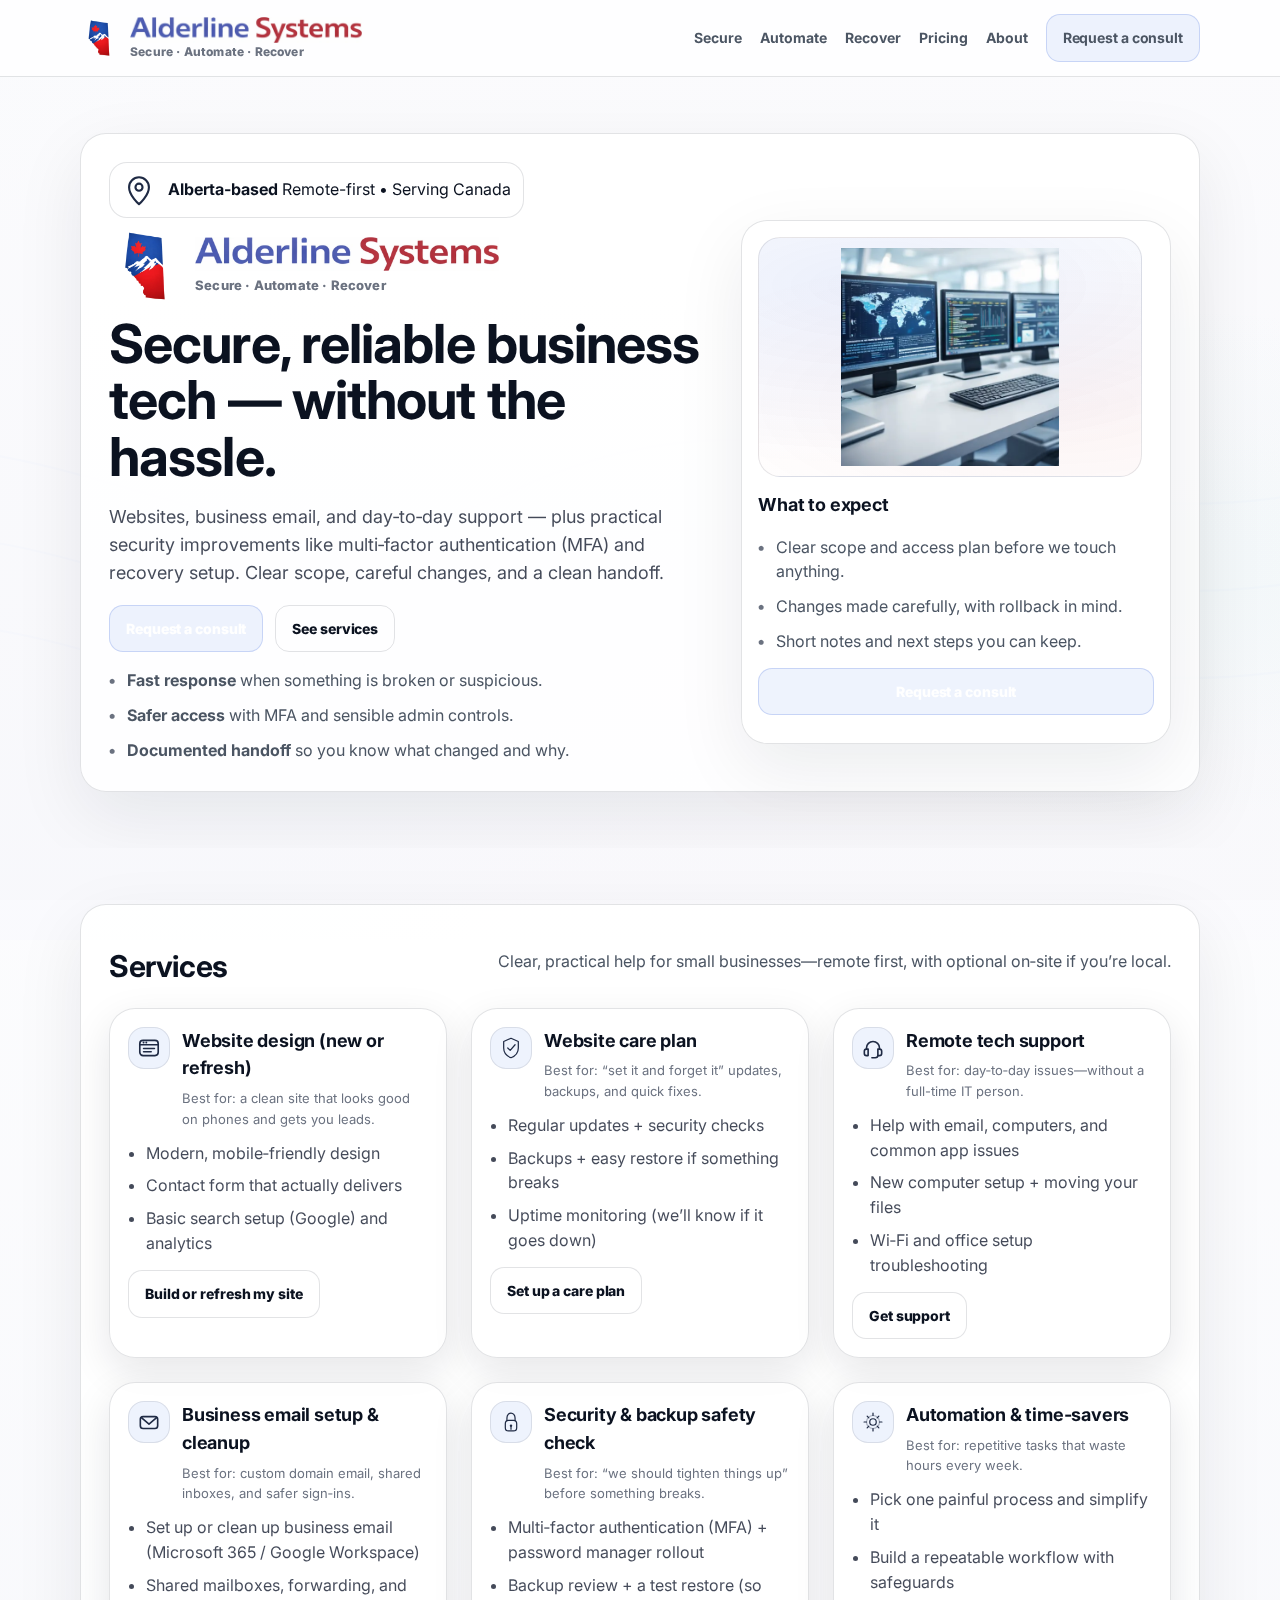
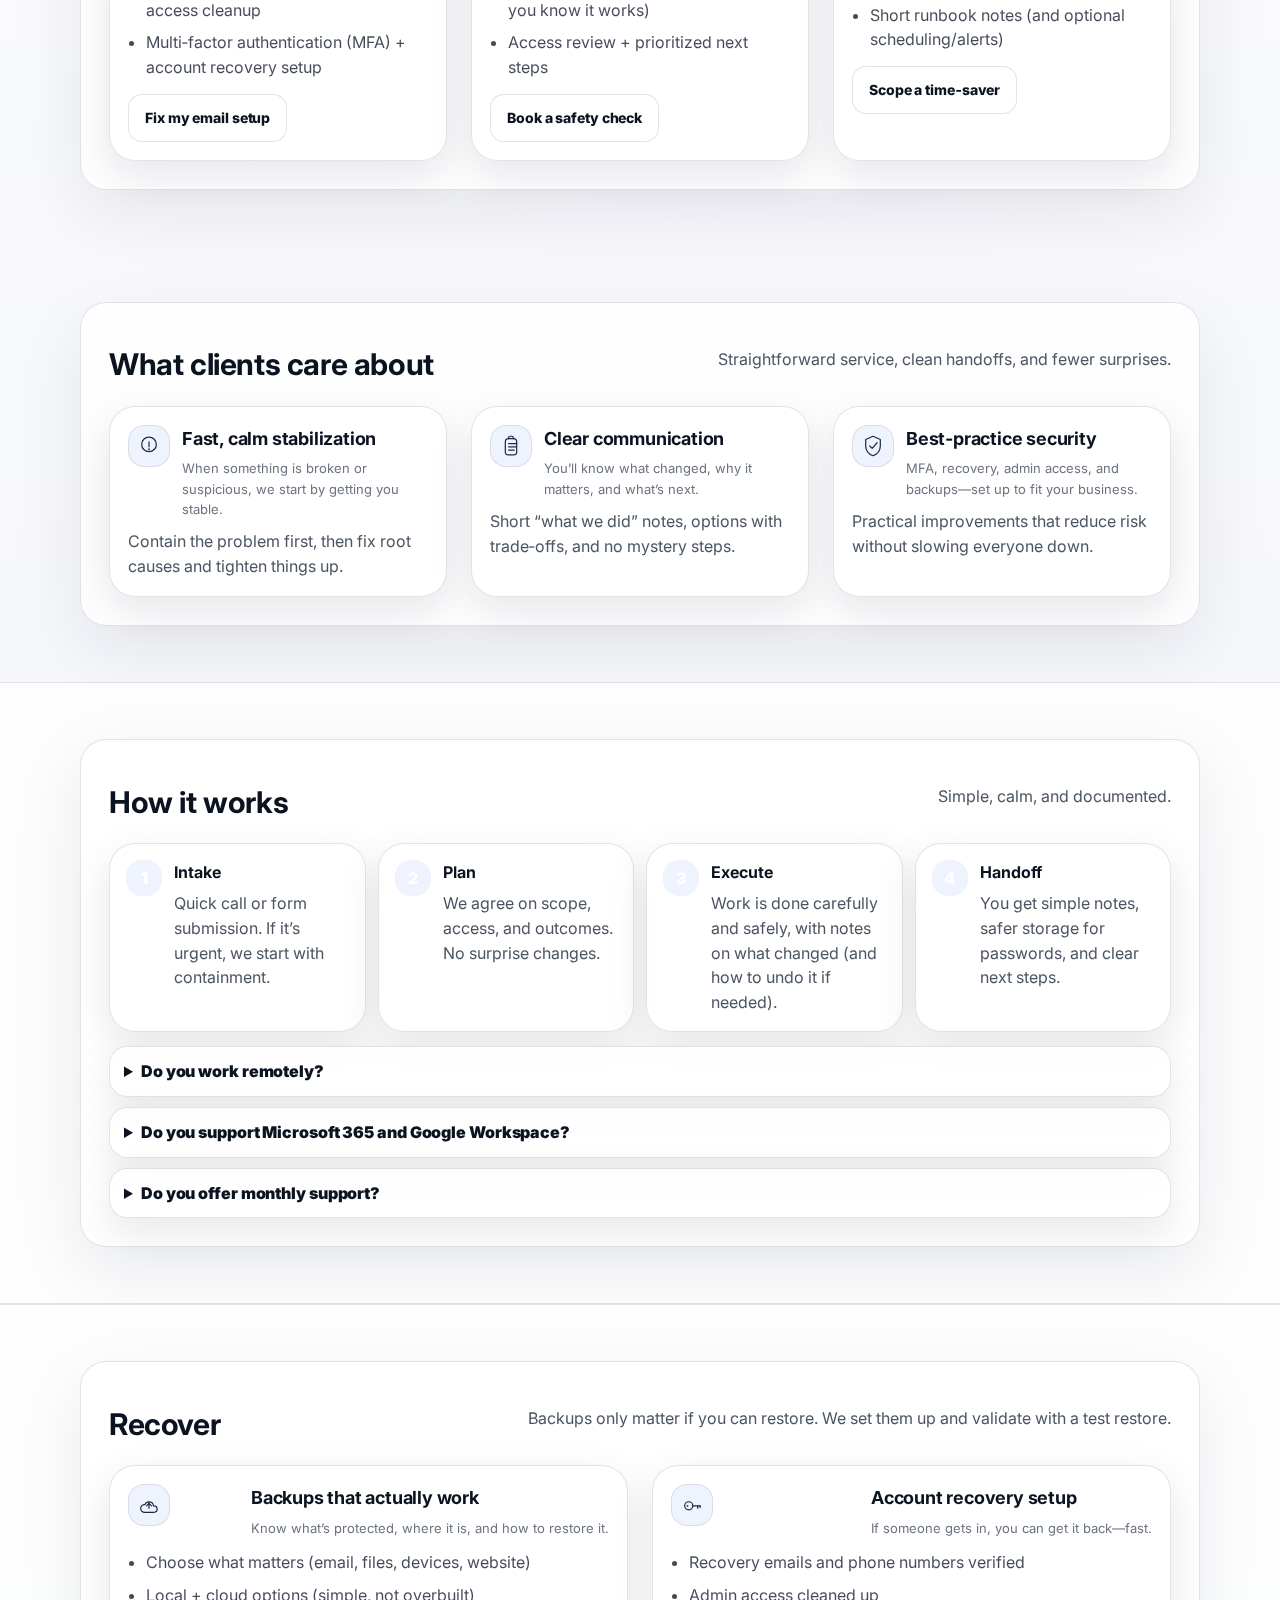
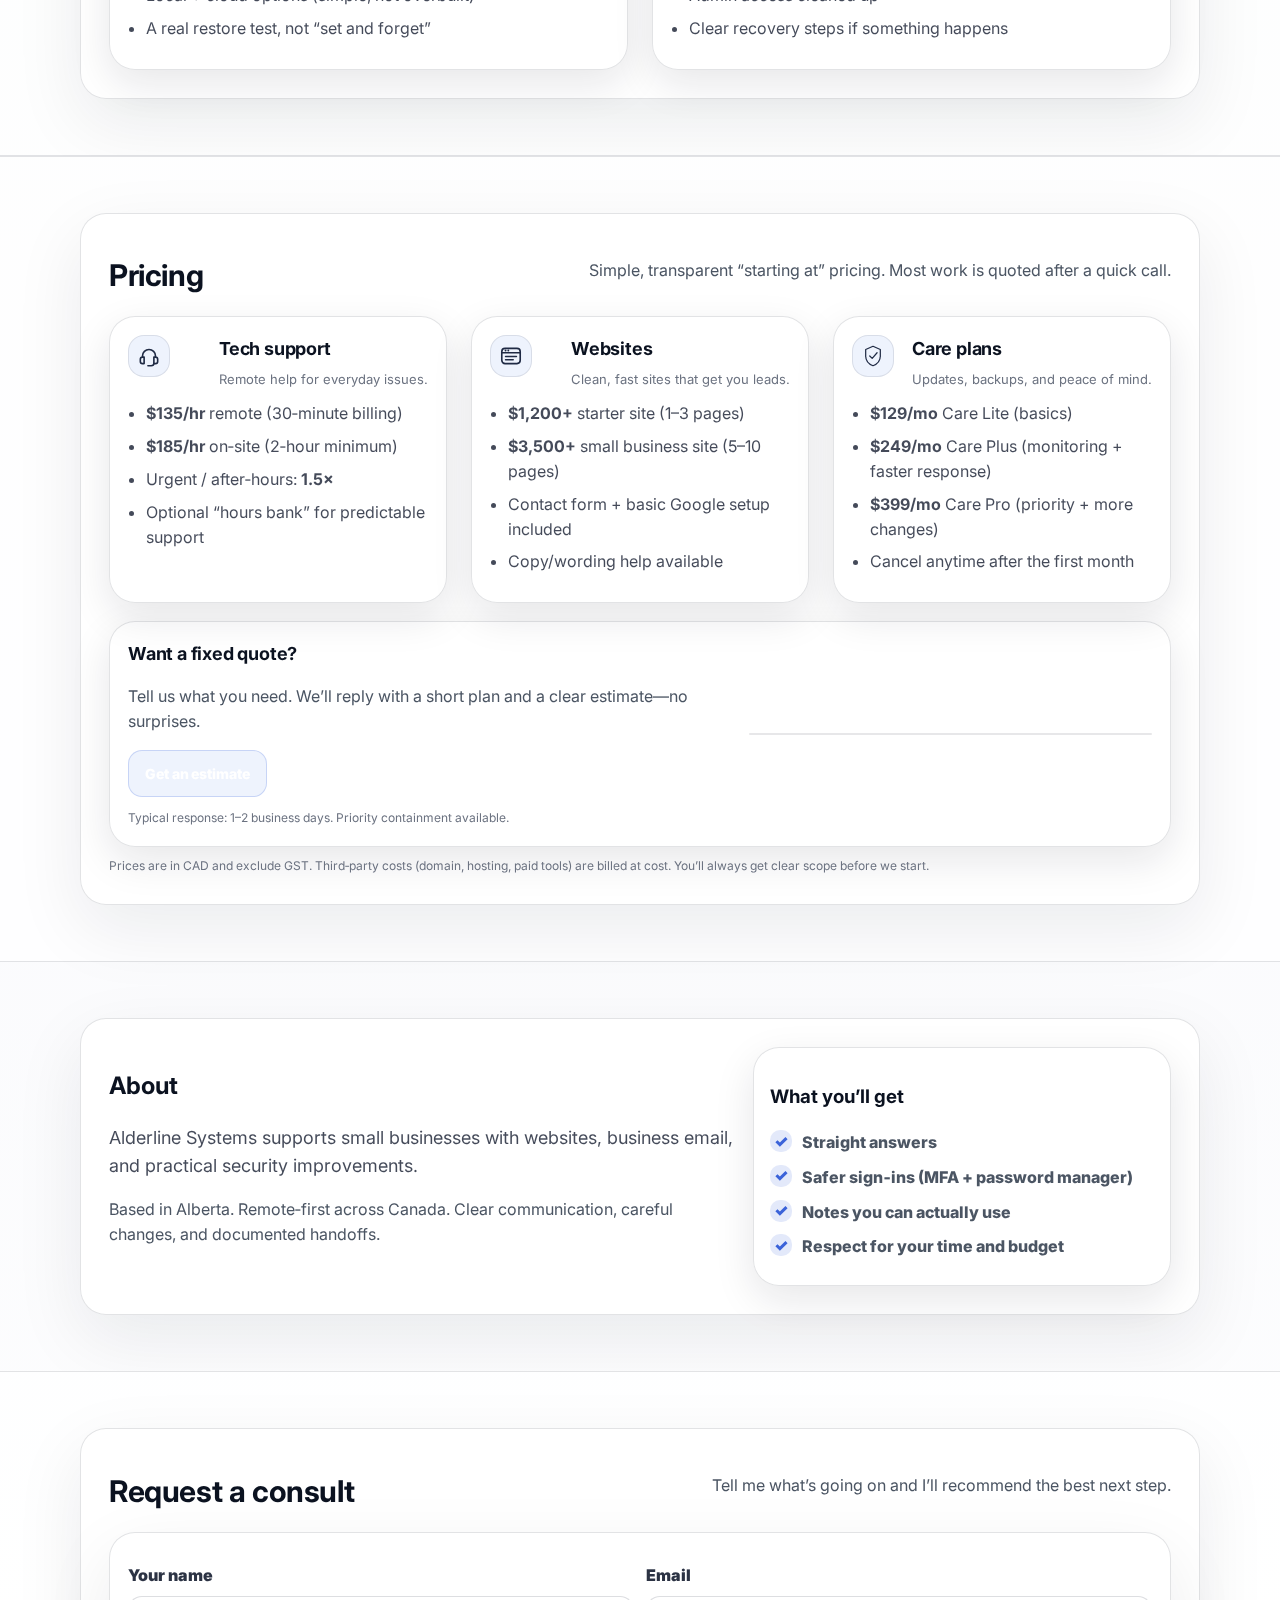
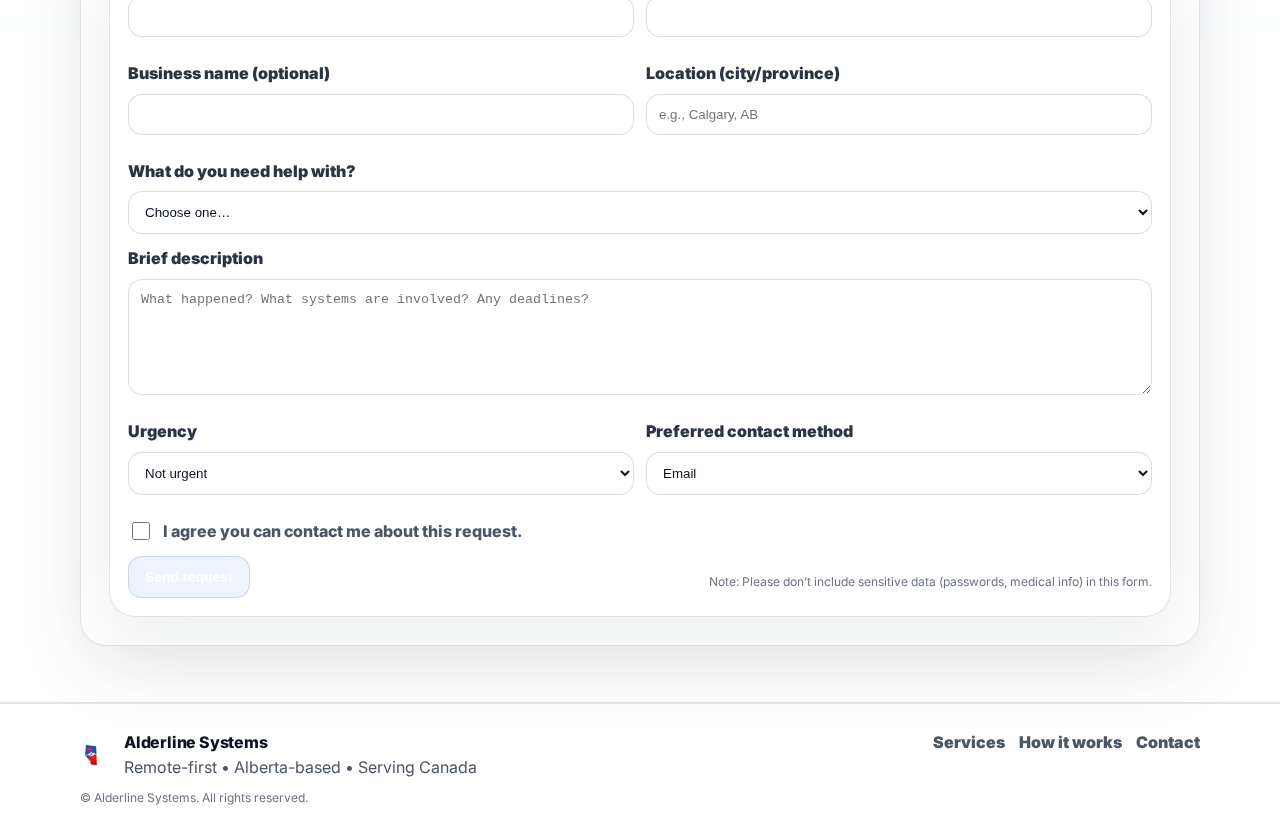
<file: index.html>
<!DOCTYPE html>

<html lang="en">
<head>
<meta charset="utf-8"/>
<meta content="width=device-width, initial-scale=1" name="viewport"/>
<title>Alderline Systems | Websites, Tech Support, Security Setup</title>
<meta content="Website design &amp; maintenance, remote tech support, and simple security setup for small businesses. Alberta-based, serving Canada." name="description"/>
<meta content="#eef2ff" name="theme-color"/>
<!-- Open Graph -->
<meta content="Alderline Systems" property="og:title"/>
<meta content="Websites, tech support, and simple security setup for small businesses." property="og:description"/>
<meta content="website" property="og:type"/>
<link href="https://fonts.googleapis.com" rel="preconnect"/>
<link crossorigin="" href="https://fonts.gstatic.com" rel="preconnect"/>
<!-- System fonts are fine; this is optional. Comment out if you want zero external calls. -->
<link href="https://fonts.googleapis.com/css2?family=Inter:wght@400;600;800&amp;display=swap" rel="stylesheet"/>
<link href="assets/css/styles.css" rel="stylesheet"/>
<link href="assets/img/favicon.svg" rel="icon" type="image/svg+xml"/>
<script type="application/ld+json">
  {
    "@context": "https://schema.org",
    "@type": "ProfessionalService",
    "name": "Alderline Systems",
    "areaServed": "Canada",
    "description": "Website design & maintenance, remote tech support, and simple security setup for small businesses.",
    "url": "/",
    "knowsAbout": ["Websites", "Website maintenance", "Tech support", "Business email", "Account security", "Backups"]
  }
  </script>
</head>
<body>
<div aria-hidden="true" class="bg">
<div class="bg-topo"></div>
<div class="bg-noise"></div>
</div>
<a class="skip" href="#main">Skip to content</a>
<header class="topbar" role="banner">
<div class="container">
<div class="nav">
<a aria-label="Alderline Systems home" class="brand" href="#top">
<img alt="" aria-hidden="true" class="brand-mark" loading="eager" src="assets/img/logo-mark.webp"/>
<div class="brand-text">
<img alt="Alderline Systems" class="brand-word" loading="eager" src="assets/img/logo-wordmark.webp"/>
<div class="brand-tag">Secure · Automate · Recover</div>
</div>
</a>
<nav aria-label="Primary" class="navlinks">
<a href="#secure">Secure</a>
<a href="#automate">Automate</a>
<a href="#recover">Recover</a>
<a href="#pricing">Pricing</a>
<a href="#about">About</a>
<a class="btn btn-primary" href="#contact">Request a consult</a>
</nav>
<button aria-controls="mobileMenu" aria-expanded="false" aria-label="Open menu" class="nav-toggle">
<span></span><span></span><span></span>
</button>
</div>
</div>
<div class="mobile-menu" hidden="" id="mobileMenu">
<div class="container">
<a href="#secure">Secure</a>
<a href="#automate">Automate</a>
<a href="#recover">Recover</a>
<a href="#pricing">Pricing</a>
<a href="#about">About</a>
<a class="btn btn-primary" href="#contact">Request a consult</a>
</div>
</div>
</header>
<main class="stage" id="main">
<!-- HERO -->
<section class="hero plane" id="top">
<div class="container">
<div class="plane-inner">
<div class="hero-grid">
<div class="hero-copy">
<div aria-label="Alberta based" class="alberta-widget" role="note">
<img alt="" aria-hidden="true" class="widget-icon" src="assets/img/icon-pin.svg"/>
<div>
<strong>Alberta-based</strong>
<span>Remote-first • Serving Canada</span>
</div>
</div>
<div aria-label="Alderline Systems" class="hero-lockup">
<img alt="" aria-hidden="true" class="hero-lockup-mark" loading="eager" src="assets/img/logo-mark.webp"/>
<div class="hero-lockup-text">
<img alt="Alderline Systems" class="hero-lockup-word" loading="eager" src="assets/img/logo-wordmark.webp"/>
<div class="hero-lockup-tag">Secure · Automate · Recover</div>
</div>
</div>
<h1>Secure, reliable business tech — without the hassle.</h1>
<p class="lead">Websites, business email, and day‑to‑day support — plus practical security improvements like multi‑factor authentication (MFA) and recovery setup. Clear scope, careful changes, and a clean handoff.</p>
<div class="cta-row">
<a class="btn btn-primary" href="#contact">Request a consult</a>
<a class="btn btn-ghost" href="#services">See services</a>
</div>
<ul aria-label="What we focus on" class="focus-list">
<li><strong>Fast response</strong> when something is broken or suspicious.</li>
<li><strong>Safer access</strong> with MFA and sensible admin controls.</li>
<li><strong>Documented handoff</strong> so you know what changed and why.</li>
</ul>
</div>
<aside aria-label="Overview" class="hero-visual">
<div aria-label="Illustration" class="art">
<img alt="Clean, modern workspace" loading="lazy" src="assets/img/hero.webp"/>
</div>
<h2>What to expect</h2>
<ul class="aside-list">
<li>Clear scope and access plan before we touch anything.</li>
<li>Changes made carefully, with rollback in mind.</li>
<li>Short notes and next steps you can keep.</li>
</ul>
<div class="cta-row" style="margin-top:14px">
<a class="btn btn-primary btn-block" href="#contact">Request a consult</a>
</div>
</aside>
</div>
</div>
</div>

</section>
<!-- SECURE / SERVICES -->
<section class="section plane" id="secure">
<div class="container">
<div class="plane-inner">
<div class="section-head">
<h2 id="services">Services</h2>
<p class="muted">Clear, practical help for small businesses—remote first, with optional on‑site if you’re local.</p>
</div>
<div class="cards">
<article class="card">
<div class="card-top">
<div aria-hidden="true" class="icon-badge"><img alt="" aria-hidden="true" loading="lazy" src="assets/img/icon-web.svg"/></div>
<div>
<h3>Website design (new or refresh)</h3>
<p class="tag">Best for: a clean site that looks good on phones and gets you leads.</p>
</div>
</div>
<ul><li>Modern, mobile‑friendly design</li><li>Contact form that actually delivers</li><li>Basic search setup (Google) and analytics</li></ul>
<div class="card-cta"><a class="btn btn-secondary" href="#contact">Build or refresh my site</a></div>
</article>
<article class="card">
<div class="card-top">
<div aria-hidden="true" class="icon-badge"><img alt="" aria-hidden="true" loading="lazy" src="assets/img/icon-secure.svg"/></div>
<div>
<h3>Website care plan</h3>
<p class="tag">Best for: “set it and forget it” updates, backups, and quick fixes.</p>
</div>
</div>
<ul><li>Regular updates + security checks</li><li>Backups + easy restore if something breaks</li><li>Uptime monitoring (we’ll know if it goes down)</li></ul>
<div class="card-cta"><a class="btn btn-secondary" href="#contact">Set up a care plan</a></div>
</article>
<article class="card">
<div class="card-top">
<div aria-hidden="true" class="icon-badge"><img alt="" aria-hidden="true" loading="lazy" src="assets/img/icon-headset.svg"/></div>
<div>
<h3>Remote tech support</h3>
<p class="tag">Best for: day‑to‑day issues—without a full-time IT person.</p>
</div>
</div>
<ul><li>Help with email, computers, and common app issues</li><li>New computer setup + moving your files</li><li>Wi‑Fi and office setup troubleshooting</li></ul>
<div class="card-cta"><a class="btn btn-secondary" href="#contact">Get support</a></div>
</article>
<article class="card">
<div class="card-top">
<div aria-hidden="true" class="icon-badge"><img alt="" aria-hidden="true" loading="lazy" src="assets/img/icon-mail.svg"/></div>
<div>
<h3>Business email setup &amp; cleanup</h3>
<p class="tag">Best for: custom domain email, shared inboxes, and safer sign‑ins.</p>
</div>
</div>
<ul><li>Set up or clean up business email (Microsoft 365 / Google Workspace)</li><li>Shared mailboxes, forwarding, and access cleanup</li><li>Multi‑factor authentication (MFA) + account recovery setup</li></ul>
<div class="card-cta"><a class="btn btn-secondary" href="#contact">Fix my email setup</a></div>
</article>
<article class="card">
<div class="card-top">
<div aria-hidden="true" class="icon-badge"><img alt="" aria-hidden="true" loading="lazy" src="assets/img/icon-lock-line.svg"/></div>
<div>
<h3>Security &amp; backup safety check</h3>
<p class="tag">Best for: “we should tighten things up” before something breaks.</p>
</div>
</div>
<ul><li>Multi‑factor authentication (MFA) + password manager rollout</li><li>Backup review + a test restore (so you know it works)</li><li>Access review + prioritized next steps</li></ul>
<div class="card-cta"><a class="btn btn-secondary" href="#contact">Book a safety check</a></div>
</article>
<article class="card">
<div class="card-top">
<div aria-hidden="true" class="icon-badge"><img alt="" aria-hidden="true" loading="lazy" src="assets/img/icon-gear-line.svg"/></div>
<div>
<h3>Automation &amp; time‑savers</h3>
<p class="tag">Best for: repetitive tasks that waste hours every week.</p>
</div>
</div>
<ul><li>Pick one painful process and simplify it</li><li>Build a repeatable workflow with safeguards</li><li>Short runbook notes (and optional scheduling/alerts)</li></ul>
<div class="card-cta"><a class="btn btn-secondary" href="#contact">Scope a time‑saver</a></div>
</article>
</div>
</div>
</div>

</section>
<!-- CLIENTS -->
<section class="section plane" id="clients">
<div class="container">
<div class="plane-inner">
<div class="section-head">
<h2>What clients care about</h2>
<p class="muted">Straightforward service, clean handoffs, and fewer surprises.</p>
</div>
<div class="cards">
<article class="card">
<div class="card-top">
<div aria-hidden="true" class="icon-badge"><img alt="" aria-hidden="true" loading="lazy" src="assets/img/icon-alert.svg"/></div>
<div>
<h3>Fast, calm stabilization</h3>
<p class="tag">When something is broken or suspicious, we start by getting you stable.</p>
</div>
</div>
<p class="muted" style="margin: 10px 0 0;">Contain the problem first, then fix root causes and tighten things up.</p>
</article>
<article class="card">
<div class="card-top">
<div aria-hidden="true" class="icon-badge"><img alt="" aria-hidden="true" loading="lazy" src="assets/img/icon-clipboard.svg"/></div>
<div>
<h3>Clear communication</h3>
<p class="tag">You’ll know what changed, why it matters, and what’s next.</p>
</div>
</div>
<p class="muted" style="margin: 10px 0 0;">Short “what we did” notes, options with trade‑offs, and no mystery steps.</p>
</article>
<article class="card">
<div class="card-top">
<div aria-hidden="true" class="icon-badge"><img alt="" aria-hidden="true" loading="lazy" src="assets/img/icon-secure.svg"/></div>
<div>
<h3>Best‑practice security</h3>
<p class="tag">MFA, recovery, admin access, and backups—set up to fit your business.</p>
</div>
</div>
<p class="muted" style="margin: 10px 0 0;">Practical improvements that reduce risk without slowing everyone down.</p>
</article>
</div>
</div>
</div>
</section>
<!-- AUTOMATE / HOW -->
<section class="section alt plane" id="automate">
<div class="container">
<div class="plane-inner">
<div class="section-head">
<h2 id="how">How it works</h2>
<p class="muted">Simple, calm, and documented.</p>
</div>
<div class="steps">
<div class="step"><div class="step-num">1</div><div><h3>Intake</h3><p>Quick call or form submission. If it’s urgent, we start with containment.</p></div></div>
<div class="step"><div class="step-num">2</div><div><h3>Plan</h3><p>We agree on scope, access, and outcomes. No surprise changes.</p></div></div>
<div class="step"><div class="step-num">3</div><div><h3>Execute</h3><p>Work is done carefully and safely, with notes on what changed (and how to undo it if needed).</p></div></div>
<div class="step"><div class="step-num">4</div><div><h3>Handoff</h3><p>You get simple notes, safer storage for passwords, and clear next steps.</p></div></div>
</div>
<div class="faq">
<details><summary>Do you work remotely?</summary><p>Yes—most work can be done remotely. On‑site is available locally in Alberta when needed.</p></details>
<details><summary>Do you support Microsoft 365 and Google Workspace?</summary><p>Yes. We can stabilize issues, clean up access, and implement best‑practice sign‑in and recovery settings.</p></details>
<details><summary>Do you offer monthly support?</summary><p>Yes. Options include a small monthly support hours bank, or a website care plan (updates, backups, monitoring).</p></details>
</div>
</div>
</div>
</section>
<!-- RECOVER -->
<section class="section alt plane" id="recover">
<div class="container">
<div class="plane-inner">
<div class="section-head">
<h2>Recover</h2>
<p class="muted">Backups only matter if you can restore. We set them up and validate with a test restore.</p>
</div>
<div class="cards">
<article class="card">
<div class="card-top">
<div aria-hidden="true" class="icon-badge"><img alt="" aria-hidden="true" loading="lazy" src="assets/img/icon-recover.svg"/></div>
<div>
<h3>Backups that actually work</h3>
<p class="tag">Know what’s protected, where it is, and how to restore it.</p>
</div>
</div>
<ul>
<li>Choose what matters (email, files, devices, website)</li>
<li>Local + cloud options (simple, not overbuilt)</li>
<li>A real restore test, not “set and forget”</li>
</ul>
</article>
<article class="card">
<div class="card-top">
<div aria-hidden="true" class="icon-badge"><img alt="" aria-hidden="true" loading="lazy" src="assets/img/icon-key.svg"/></div>
<div>
<h3>Account recovery setup</h3>
<p class="tag">If someone gets in, you can get it back—fast.</p>
</div>
</div>
<ul>
<li>Recovery emails and phone numbers verified</li>
<li>Admin access cleaned up</li>
<li>Clear recovery steps if something happens</li>
</ul>
</article>
</div>
</div>
</div>
</section>
<!-- PRICING -->
<section class="section alt plane" id="pricing">
<div class="container">
<div class="plane-inner">
<div class="section-head">
<h2>Pricing</h2>
<p class="muted">Simple, transparent “starting at” pricing. Most work is quoted after a quick call.</p>
</div>
<div class="cards">
<article class="card">
<div class="card-top">
<div aria-hidden="true" class="icon-badge"><img alt="" aria-hidden="true" loading="lazy" src="assets/img/icon-headset.svg"/></div>
<div>
<h3>Tech support</h3>
<p class="tag">Remote help for everyday issues.</p>
</div>
</div>
<ul>
<li><strong>$135/hr</strong> remote (30‑minute billing)</li>
<li><strong>$185/hr</strong> on‑site (2‑hour minimum)</li>
<li>Urgent / after‑hours: <strong>1.5×</strong></li>
<li>Optional “hours bank” for predictable support</li>
</ul>
</article>
<article class="card">
<div class="card-top">
<div aria-hidden="true" class="icon-badge"><img alt="" aria-hidden="true" loading="lazy" src="assets/img/icon-web.svg"/></div>
<div>
<h3>Websites</h3>
<p class="tag">Clean, fast sites that get you leads.</p>
</div>
</div>
<ul>
<li><strong>$1,200+</strong> starter site (1–3 pages)</li>
<li><strong>$3,500+</strong> small business site (5–10 pages)</li>
<li>Contact form + basic Google setup included</li>
<li>Copy/wording help available</li>
</ul>
</article>
<article class="card">
<div class="card-top">
<div aria-hidden="true" class="icon-badge"><img alt="" aria-hidden="true" loading="lazy" src="assets/img/icon-secure.svg"/></div>
<div>
<h3>Care plans</h3>
<p class="tag">Updates, backups, and peace of mind.</p>
</div>
</div>
<ul>
<li><strong>$129/mo</strong> Care Lite (basics)</li>
<li><strong>$249/mo</strong> Care Plus (monitoring + faster response)</li>
<li><strong>$399/mo</strong> Care Pro (priority + more changes)</li>
<li>Cancel anytime after the first month</li>
</ul>
</article>
</div>
<div class="callout card">
<div class="callout-grid">
<div>
<h3>Want a fixed quote?</h3>
<p class="muted">Tell us what you need. We’ll reply with a short plan and a clear estimate—no surprises.</p>
<div class="cta-row" style="margin-top:14px">
<a class="btn btn-primary" href="#contact">Get an estimate</a>
</div>
<p class="fineprint" style="margin-top:10px">Typical response: 1–2 business days. Priority containment available.</p>
</div>
<div aria-hidden="true" class="callout-art">
<img alt="" loading="lazy" src="assets/img/laptop.webp"/>
</div>
</div>
</div>
<p class="fineprint">Prices are in CAD and exclude GST. Third‑party costs (domain, hosting, paid tools) are billed at cost. You’ll always get clear scope before we start.</p>
</div>
</div>
</section>
<!-- ABOUT -->
<section class="section plane" id="about">
<div class="container">
<div class="plane-inner about">
<div>
<h2>About</h2>
<p class="lead">Alderline Systems supports small businesses with websites, business email, and practical security improvements.</p>
<p class="muted">Based in Alberta. Remote‑first across Canada. Clear communication, careful changes, and documented handoffs.</p>
</div>
<div class="about-card">
<h3>What you’ll get</h3>
<ul class="checklist">
<li><span aria-hidden="true" class="check">✓</span> Straight answers</li>
<li><span aria-hidden="true" class="check">✓</span> Safer sign‑ins (MFA + password manager)</li>
<li><span aria-hidden="true" class="check">✓</span> Notes you can actually use</li>
<li><span aria-hidden="true" class="check">✓</span> Respect for your time and budget</li>
</ul>
</div>
</div>
</div>
</section>
<!-- CONTACT -->
<section class="section alt plane" id="contact">
<div class="container">
<div class="plane-inner">
<div class="section-head">
<h2>Request a consult</h2>
<p class="muted">Tell me what’s going on and I’ll recommend the best next step.</p>
</div>
<form action="/thanks.html" class="form" data-netlify="true" data-netlify-honeypot="bot-field" method="POST" name="consult">
<input name="form-name" type="hidden" value="consult"/>
<p class="hidden"><label>Don’t fill this out: <input name="bot-field"/></label></p>
<div class="grid">
<label>Your name<input autocomplete="name" name="name" required=""/></label>
<label>Email<input autocomplete="email" name="email" required="" type="email"/></label>
</div>
<div class="grid">
<label>Business name (optional)<input autocomplete="organization" name="business"/></label>
<label>Location (city/province)<input name="location" placeholder="e.g., Calgary, AB"/></label>
</div>
<label>What do you need help with?
              <select name="service" required="">
<option disabled="" selected="" value="">Choose one…</option>
<option>Website design (new or refresh)</option>
<option>Website care plan (updates + backups)</option>
<option>Remote tech support</option>
<option>Business email setup &amp; cleanup</option>
<option>Security &amp; backup safety check</option>
<option>Automation &amp; time‑savers</option>
<option>Google Business Profile setup</option>
<option>Not sure yet</option>
</select>
</label>
<label>Brief description
              <textarea name="details" placeholder="What happened? What systems are involved? Any deadlines?" required="" rows="6"></textarea>
</label>
<div class="grid">
<label>Urgency
                <select name="urgency" required="">
<option>Not urgent</option>
<option>Within 1–2 weeks</option>
<option>This week</option>
<option>Today (containment)</option>
</select>
</label>
<label>Preferred contact method
                <select name="contact_method" required="">
<option>Email</option>
<option>Phone</option>
<option>Video call</option>
</select>
</label>
</div>
<label class="checkbox">
<input name="consent" required="" type="checkbox"/>
<span>I agree you can contact me about this request.</span>
</label>
<div class="form-actions">
<button class="btn btn-primary" type="submit">Send request</button>
<p class="fineprint">Note: Please don’t include sensitive data (passwords, medical info) in this form.</p>
</div>
</form>
</div>
</div>
</section>
</main>
<footer class="footer">
<div class="container footer-grid">
<div>
<div class="brand-footer">
<img alt="" aria-hidden="true" class="footer-mark" src="assets/img/logo-mark.webp"/>
<div>
<div class="brand-name">Alderline Systems</div>
<div class="muted">Remote-first • Alberta-based • Serving Canada</div>
</div>
</div>
<p class="fineprint">© <span id="year"></span> Alderline Systems. All rights reserved.</p>
</div>
<div class="footer-links">
<a href="#services">Services</a>
<a href="#how">How it works</a>
<a href="#contact">Contact</a>
</div>
</div>
</footer>
<script src="assets/js/main.js"></script>
</body>
</html>
</file>
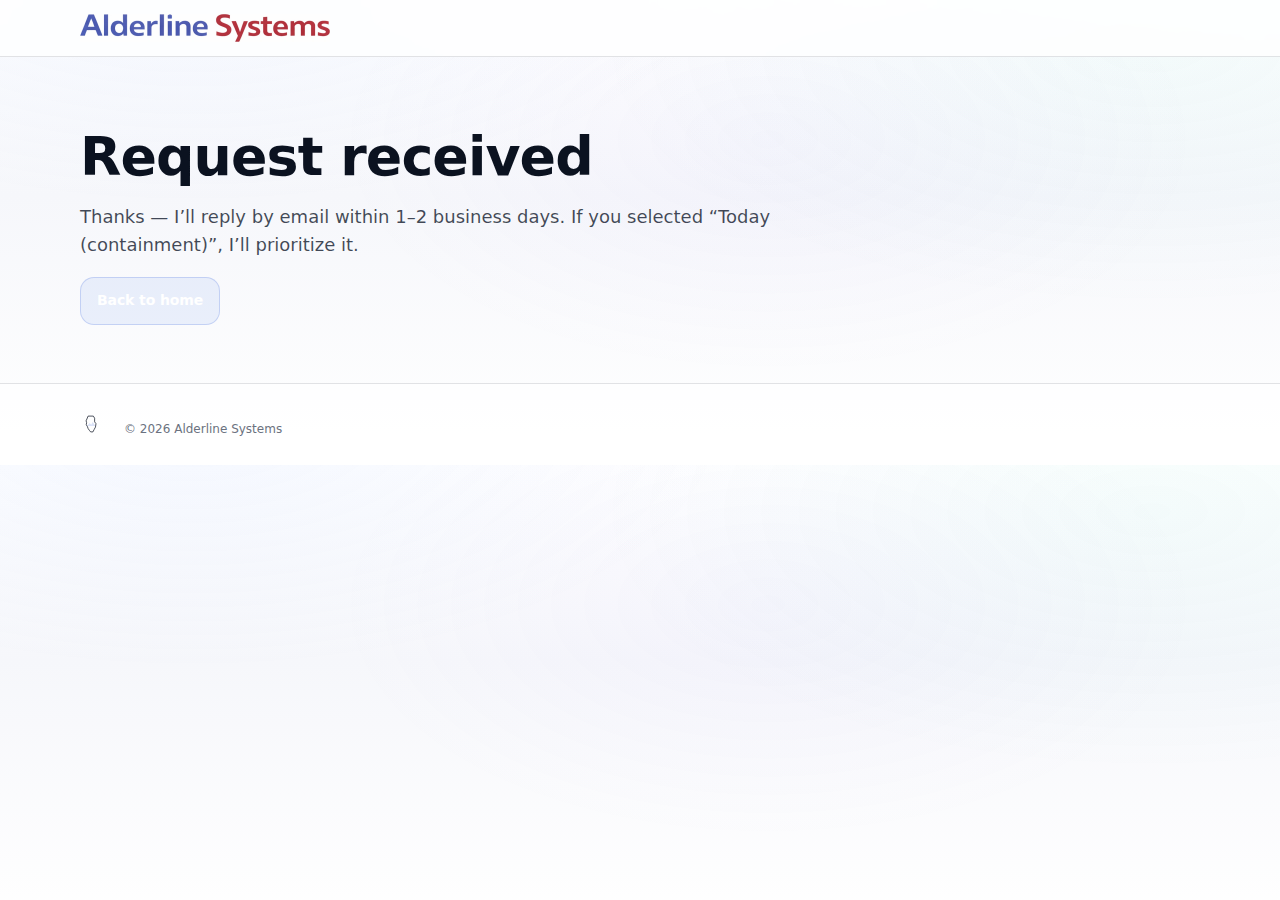
<file: thanks.html>
<!doctype html>
<html lang="en">
<head>
  <meta charset="utf-8" />
  <meta name="viewport" content="width=device-width, initial-scale=1" />
  <title>Thanks | Alderline Systems</title>
  <meta name="robots" content="noindex" />
  <link rel="stylesheet" href="assets/css/styles.css" />
</head>
<body>
  <header class="topbar" role="banner">
    <div class="container">
      <div class="nav">
        <a class="brand" href="index.html" aria-label="Alderline Systems home">
          <img class="brand-logo" src="assets/img/logo-wordmark.webp" alt="Alderline Systems" loading="eager" />
        </a>
      </div>
    </div>
  </header>

  <main class="section">
    <div class="container">
      <h1>Request received</h1>
      <p class="lead">Thanks — I’ll reply by email within 1–2 business days. If you selected “Today (containment)”, I’ll prioritize it.</p>
      <a class="btn btn-primary" href="index.html">Back to home</a>
    </div>
  </main>

  <footer class="footer">
    <div class="container footer-grid">
      <div class="brand-footer">
        <img class="footer-mark" src="assets/img/logo-mark.svg" alt="" aria-hidden="true" />
        <div class="fineprint">© <span id="year"></span> Alderline Systems</div>
      </div>
    </div>
  </footer>

  <script>
    document.getElementById('year').textContent = new Date().getFullYear();
  </script>
</body>
</html>
</file>
<file: assets/css/styles.css>
:root{
  --bg: #f6f7fb;
  --bg2:#ffffff;
  --text:#0b1220;
  --muted:#4b5563;
  --muted2:#6b7280;
  --border: rgba(15,23,42,.12);
  --shadow: 0 24px 70px rgba(15,23,42,.08);
  --shadow2: 0 14px 40px rgba(15,23,42,.10);
  --radius: 18px;
  --radius2: 26px;
  --container: 1120px;

  --brand1:#3b63d9; /* soft blue */
  --brand2:#c73a3e; /* soft teal */
  --brand3:#b9a6ff; /* soft lavender */
  --ring: rgba(37,99,235,.22);

  --font: Inter, ui-sans-serif, system-ui, -apple-system, Segoe UI, Roboto, Arial, sans-serif;
}

*{ box-sizing:border-box; }
html{ scroll-behavior:smooth; }
body{
  margin:0;
  font-family:var(--font);
  color:var(--text);
  background:
    radial-gradient(900px 420px at 15% -10%, rgba(91,141,255,.07), transparent 60%),
    radial-gradient(900px 420px at 90% 10%, rgba(87,214,200,.06), transparent 62%),
    radial-gradient(700px 380px at 60% 30%, rgba(180,156,255,.05), transparent 62%),
    linear-gradient(180deg, #ffffff 0%, var(--bg) 42%, #ffffff 100%);
  line-height:1.55;
}

a{ color:inherit; }
a:hover{ text-decoration:underline; }
img{ max-width:100%; display:block; }
.container{ width:min(var(--container), calc(100% - 44px)); margin:0 auto; }

.skip{
  position:absolute; left:-9999px; top:8px;
  background:#fff; color:#000; padding:10px 12px; border-radius:12px;
  box-shadow: var(--shadow2);
}
.skip:focus{ left:10px; z-index:9999; }

.topbar{
  position:sticky; top:0; z-index:50;
  backdrop-filter: blur(12px);
  background: rgba(255,255,255,.78);
  border-bottom:1px solid var(--border);
}
.nav{
  display:flex; align-items:center; justify-content:space-between;
  gap:16px; padding:14px 0;
}
.brand{
  display:flex; align-items:center; gap:12px;
  text-decoration:none !important;
}
.mark{
  width:36px; height:36px; border-radius:14px;
  background:
    radial-gradient(circle at 30% 30%, rgba(37,99,235,.55), transparent 55%),
    radial-gradient(circle at 70% 70%, rgba(20,184,166,.45), transparent 55%),
    rgba(15,23,42,.04);
  border:1px solid rgba(15,23,42,.10);
}
.brand-text{ display:flex; flex-direction:column; gap:2px; }
.brand-name{ font-weight:800; letter-spacing:-.2px; }
.brand-sub{ font-size:12px; color:var(--muted2); }

.navlinks{
  display:flex; align-items:center; gap:18px;
}
.navlinks a{
  color:var(--muted); font-weight:700; font-size:14px;
  text-decoration:none;
}
.navlinks a:hover{ color:var(--text); text-decoration:none; }

.nav-toggle{
  display:none;
  border:1px solid var(--border);
  background: rgba(255,255,255,.6);
  border-radius:14px;
  padding:10px 10px;
  cursor:pointer;
}
.nav-toggle span{
  display:block; width:18px; height:2px; background: rgba(15,23,42,.75);
  border-radius:2px; margin:4px 0;
}
.mobile-menu{
  border-top:1px solid var(--border);
  background: rgba(255,255,255,.92);
}
.mobile-menu .container{
  display:flex; flex-direction:column; gap:10px; padding:14px 0 18px;
}
.mobile-menu a{ color:var(--muted); font-weight:800; text-decoration:none; }
.mobile-menu a:hover{ color:var(--text); }

.btn{
  display:inline-flex; align-items:center; justify-content:center; gap:10px;
  padding:12px 16px;
  border-radius:14px;
  border:1px solid var(--border);
  font-weight:800;
  font-size:14px;
  letter-spacing:-.1px;
  cursor:pointer;
  text-decoration:none !important;
  transition: transform .08s ease, box-shadow .2s ease, background .2s ease, border-color .2s ease;
}
.btn:hover{ transform: translateY(-1px); box-shadow: 0 12px 26px rgba(15,23,42,.10); }
.btn:active{ transform: translateY(0); box-shadow:none; }
.btn-primary{
  border-color: rgba(59,99,217,.22);
  background: rgba(37,99,235,.08);
  color: white;
}
.btn-primary:hover{ border-color: rgba(37,99,235,.32); }
.btn-secondary{
  background: rgba(255,255,255,.85);
}
.btn-ghost{
  background: transparent;
}
.btn-block{ width:100%; }

.pill{
  display:inline-flex; align-items:center; gap:8px;
  padding:7px 12px;
  border-radius:999px;
  background: rgba(255,255,255,.74);
  border:1px solid var(--border);
  color:var(--muted);
  font-weight:800;
  font-size:13px;
}

.hero{ padding: 54px 0 26px; position:relative; overflow:hidden; }
.hero-grid{
  display:grid; grid-template-columns: 1.35fr .95fr; gap:22px; align-items:start;
}
h1{
  margin: 14px 0 10px;
  font-size: clamp(34px, 4.2vw, 56px);
  line-height:1.05;
  letter-spacing:-.9px;
}
.lead{
  font-size: 18px;
  color: rgba(15,23,42,.78);
  max-width: 66ch;
}
.cta-row{ display:flex; gap:12px; margin: 18px 0 12px; flex-wrap:wrap; }

.hero-visual{
  position:relative;
  border-radius: var(--radius2);
  border: 1px solid var(--border);
  background: rgba(255,255,255,.74);
  box-shadow: var(--shadow);
  padding: 18px;
  overflow:hidden;
  /* Align the aside card with the logo lockup (not the very top pill). */
  margin-top: 58px;
}
.hero-visual .art{
  aspect-ratio: 16/11;
  border-radius: 22px;
  background: rgba(37,99,235,.08);
  border: 1px solid rgba(15,23,42,.10);
  display:flex;
  align-items:center;
  justify-content:center;
}
.hero-visual .art img{ width:100%; height:100%; object-fit:cover; border-radius: 22px; }
.hero-visual h2{ margin: 14px 0 8px; font-size: 18px; letter-spacing:-.2px; }
.hero-visual p{ margin:0; color: var(--muted); }

.section{ padding: 58px 0; }
.section.alt{
  background: rgba(255,255,255,.72);
border-top: 1px solid var(--border);
  border-bottom: 1px solid var(--border);
}
.section-head{
  display:flex; align-items:flex-end; justify-content:space-between;
  gap:16px; flex-wrap:wrap;
  margin-bottom: 18px;
}
.section-head h2{
  margin:0;
  font-size: 30px;
  letter-spacing:-.4px;
}
.muted{ color: var(--muted); }

/* Cards: more breathing room on desktop */
.cards{
  display:grid;
  grid-template-columns: repeat(auto-fit, minmax(280px, 1fr));
  gap: 20px;
}
@media (min-width: 1200px){
  .cards{ gap: 24px; }
}
.card{
  padding: 18px;
}
.card{
  border-radius: var(--radius2);
  border: 1px solid var(--border);
  background: rgba(255,255,255,.8);
  padding: 18px;
  box-shadow: var(--shadow2);
}
.card-top{
  display:flex; align-items:flex-start; justify-content:space-between; gap:12px;
}
.card h3{ margin:0 0 6px; font-size: 18px; letter-spacing:-.2px; }
.tag{ margin:0; color: var(--muted2); font-size: 13px; }
.card ul{ margin: 12px 0 10px; padding-left: 18px; color: rgba(15,23,42,.78); }
.card li{ margin: 8px 0; }
.card-cta{ margin-top: 14px; }

.icon-badge{
  width:42px; height:42px; border-radius: 16px;
  border: 1px solid rgba(15,23,42,.10);
  background: rgba(37,99,235,.08);
  display:flex; align-items:center; justify-content:center;
  flex:0 0 auto;
}
.icon-badge img{ width:26px; height:26px; }

.addons{
  margin-top: 26px;
  padding: 18px;
  border-radius: var(--radius2);
  border: 1px solid var(--border);
  background: rgba(255,255,255,.78);
  box-shadow: var(--shadow2);
}
.addons-title{ margin:0 0 10px; font-size: 16px; letter-spacing:-.1px; }
.addons-grid{
  display:grid;
  grid-template-columns: repeat(2, 1fr);
  gap: 10px;
}
.addon{
  border-radius: 18px;
  border: 1px solid var(--border);
  background: rgba(255,255,255,.85);
  padding: 12px 12px;
  display:flex; flex-direction:column; gap:2px;
}
.addon span{ color: var(--muted2); font-size: 13px; }

.note{
  margin-top: 14px;
  padding: 14px 14px;
  border-radius: 18px;
  border: 1px solid rgba(37,99,235,.18);
  background: rgba(37,99,235,.06);
  color: rgba(15,23,42,.86);
}

.split{
  display:grid;
  grid-template-columns: 1.1fr .9fr;
  gap: 16px;
  align-items:start;
}

.steps{
  display:grid;
  grid-template-columns: repeat(4, 1fr);
  gap: 12px;
  margin-top: 14px;
}
.step{
  border-radius: var(--radius2);
  border: 1px solid var(--border);
  background: rgba(255,255,255,.82);
  padding: 16px;
  box-shadow: var(--shadow2);
  display:flex; gap:12px;
}
.step-num{
  width: 36px; height: 36px; border-radius: 16px;
  display:flex; align-items:center; justify-content:center;
  font-weight: 900;
  color: white;
  background: rgba(37,99,235,.08);
  flex:0 0 auto;
}
.step h3{ margin:0 0 6px; font-size: 16px; }
.step p{ margin:0; color: var(--muted); }

.faq{
  margin-top: 14px;
  display:grid;
  gap: 10px;
}
details{
  border-radius: 18px;
  border: 1px solid var(--border);
  background: rgba(255,255,255,.80);
  padding: 12px 14px;
  box-shadow: var(--shadow2);
}
summary{
  cursor:pointer;
  font-weight: 900;
  letter-spacing:-.1px;
}
details p{ margin: 10px 0 0; color: var(--muted); }

.about{
  display:grid;
  grid-template-columns: 1.2fr .8fr;
  gap: 16px;
  align-items:start;
}
.badge-row{
  display:flex; flex-wrap:wrap; gap: 8px; margin-top: 12px;
}
.badge{
  padding: 7px 10px;
  border-radius: 999px;
  border: 1px solid var(--border);
  background: rgba(255,255,255,.82);
  color: var(--muted);
  font-weight: 900;
  font-size: 13px;
}
.about-card{
  border-radius: var(--radius2);
  border: 1px solid var(--border);
  background: rgba(255,255,255,.86);
  padding: 16px;
  box-shadow: var(--shadow2);
}

.checklist{list-style:none;margin:12px 0 0;padding:0}
.checklist li{display:flex;gap:10px;align-items:flex-start;margin:10px 0;color:var(--muted);font-weight:800}
.check{width:22px;height:22px;border-radius:10px;background:rgba(59,99,217,.14);color:rgba(59,99,217,1);display:inline-flex;align-items:center;justify-content:center;font-weight:900;flex:0 0 auto}

.form{
  border-radius: var(--radius2);
  border: 1px solid var(--border);
  background: rgba(255,255,255,.86);
  padding: 18px;
  box-shadow: var(--shadow);
}
.form label{
  display:flex; flex-direction:column; gap: 8px;
  margin: 12px 0;
  font-weight: 900;
  color: rgba(15,23,42,.88);
}
input, select, textarea{
  width:100%;
  padding: 12px 12px;
  border-radius: 14px;
  border: 1px solid rgba(15,23,42,.14);
  background: rgba(255,255,255,.95);
  color: var(--text);
  outline:none;
}
input:focus, select:focus, textarea:focus{
  border-color: rgba(37,99,235,.40);
  box-shadow: 0 0 0 4px rgba(37,99,235,.12);
}
textarea{ resize: vertical; }

.grid{
  display:grid;
  grid-template-columns: repeat(2, 1fr);
  gap: 12px;
}

.checkbox{
  flex-direction: row !important;
  align-items: center;
  gap: 10px !important;
  font-weight: 800 !important;
  color: var(--muted) !important;
}
.checkbox input{ width: 18px; height: 18px; }

.form-actions{
  display:flex;
  align-items:center;
  justify-content: space-between;
  gap: 12px;
  flex-wrap: wrap;
  margin-top: 10px;
}
.fineprint{ color: var(--muted2); font-size: 12px; margin: 10px 0 0; }
.hidden{ display:none; }

.kpis{
  display:grid;
  grid-template-columns: repeat(3, 1fr);
  gap: 12px;
  margin-top: 14px;
}
.kpi{
  border-radius: var(--radius2);
  border: 1px solid var(--border);
  background: rgba(255,255,255,.82);
  padding: 16px;
  box-shadow: var(--shadow2);
}
.kpi .num{
  font-size: 22px;
  font-weight: 900;
  letter-spacing:-.3px;
}
.kpi .lbl{ color: var(--muted2); font-weight: 800; font-size: 13px; margin-top: 4px; }

.testimonial{
  border-radius: var(--radius2);
  border: 1px solid var(--border);
  background: rgba(255,255,255,.86);
  padding: 18px;
  box-shadow: var(--shadow2);
}
.quote{
  margin:0;
  font-size: 16px;
  color: rgba(15,23,42,.82);
}
.who{
  margin-top: 10px;
  display:flex;
  gap: 10px;
  align-items:center;
  color: var(--muted);
  font-weight: 900;
}
.avatar{
  width:38px; height:38px; border-radius: 16px;
  background: rgba(37,99,235,.08);
  border: 1px solid rgba(15,23,42,.10);
}

.footer{
  padding: 26px 0;
  border-top: 1px solid var(--border);
  background: rgba(255,255,255,.65);
}
.footer-grid{
  display:flex; align-items:flex-start; justify-content:space-between;
  gap: 12px; flex-wrap: wrap;
}
.brand-footer{ display:flex; gap: 12px; align-items:center; }
.footer-links{ display:flex; gap: 14px; }
.footer-links a{ color: var(--muted); font-weight: 900; text-decoration:none; }
.footer-links a:hover{ color: var(--text); }

@media (max-width: 980px){
  .hero-grid{ grid-template-columns: 1fr; }
  .hero-visual{ margin-top: 16px; }
  .cards{ grid-template-columns: 1fr; }
  .steps{ grid-template-columns: 1fr; }
  .about{ grid-template-columns: 1fr; }
  .grid{ grid-template-columns: 1fr; }
  .addons-grid{ grid-template-columns: 1fr; }
  .kpis{ grid-template-columns: 1fr; }
  .navlinks{ display:none; }
  .nav-toggle{ display:block; }
}

/* Photo strip: real images, consistent and calm */
.photo-strip{
  padding-top: 18px;
  padding-bottom: 28px;
}

.photo-grid{
  display:grid;
  grid-template-columns: repeat(3, 1fr);
  gap: 14px;
}

.photo{
  margin:0;
  background: rgba(255,255,255,.78);
  border: 1px solid var(--border);
  border-radius: 18px;
  overflow:hidden;
  box-shadow: var(--shadow);
}

.photo img{
  width:100%;
  height: 170px;
  object-fit: cover;
  display:block;
}

.photo figcaption{
  padding: 10px 12px;
  font-size: 13px;
  color: var(--muted);
}

@media (max-width: 880px){
  .photo-grid{ grid-template-columns: 1fr; }
  .photo img{ height: 190px; }
}

img{max-width:100%;height:auto;}

.brand-logo{
  height: 28px;
  width: auto;
  display: block;
}
@media (max-width: 520px){
  .brand-logo{ height: 24px; }
}

/* Desktop: keep hero visuals from taking over */
@media (min-width: 980px){
  .hero-visual .art{
    aspect-ratio: auto;
    height: 260px;
  }
}
@media (min-width: 1280px){
  .hero-visual .art{ height: 240px; }
}

/* Slightly softer accent usage (red is for tiny details only) */
.dot{ background: rgba(37,99,235,.08); }

@media (min-width: 980px){
  .hero-visual{
    padding: 16px;
  }
}

/* Hero image: show full photo without ugly cropping */
.hero-visual .art{
  background: radial-gradient(800px 300px at 30% 20%, rgba(59,99,217,.10), transparent 60%),
              radial-gradient(700px 260px at 80% 70%, rgba(199,58,62,.06), transparent 62%),
              rgba(255,255,255,.75);
  border-radius: 22px;
  overflow: hidden;
  aspect-ratio: 16 / 10;
  max-height: 280px;
  display:flex;
  align-items:center;
  justify-content:center;
}
.hero-visual .art img{
  width: 100%;
  height: 100%;
  object-fit: contain;
  padding: 10px;
  display:block;
}
@media (min-width: 1280px){
  .hero-visual .art{ max-height: 260px; }
}

/* Layout: cleaner spacing on wide screens */
.container{
  max-width: 1120px;
}
.split{
  gap: 26px;
}
@media (min-width: 1200px){
  .split{ gap: 34px; }
}

.brand-band{
  padding-top: 26px;
  padding-bottom: 26px;
}
.brand-band-inner{
  display:flex;
  gap: 18px;
  align-items:center;
  padding: 18px 18px;
  border: 1px solid var(--border);
  border-radius: 24px;
  background: rgba(255,255,255,.78);
  box-shadow: var(--shadow);
}
.brand-band-logo img{
  width: 92px;
  height: auto;
  display:block;
}
.brand-band-title{
  margin:0;
}
.footer-mark{
  width: 22px;
  height: 22px;
  margin-right: 10px;
  vertical-align: middle;
}
@media (max-width: 720px){
  .brand-band-inner{ flex-direction: column; text-align:center; }
}



/* ===== Spatial (simple + stable) ===== */

/* Background texture layers */
.bg{position:fixed;inset:0;z-index:-1;pointer-events:none;}
.bg-topo{background:url('../img/topo.svg') center/cover no-repeat;position:absolute;inset:-40px;opacity:.18;transform: translate3d(0,var(--parallaxBg, 0px),0);}
.bg-noise{background:url('../img/noise.png') center/cover no-repeat;position:absolute;inset:0;opacity:.22;transform: translate3d(0,var(--parallaxMid, 0px),0);}

/* Ensure planes behave like normal sections (no click-jank) */
.stage{perspective:none;}
.plane{padding: 56px 0; scroll-margin-top: 96px; position:relative;}
.plane .plane-inner{
  background: rgba(255,255,255,.84);
  border: 1px solid var(--border);
  border-radius: var(--radius2);
  box-shadow: var(--shadow);
  padding: 28px;
}


/* Remove motion/transform on small screens for a clean mobile layout */
@media (max-width: 980px){
  .plane{padding: 40px 0;}
  .plane .plane-inner{ padding: 18px; transform:none; }
}
@media (prefers-reduced-motion: reduce){
  .plane .plane-inner{ transition:none; transform:none; }
}

/* Alberta widget near the top */
.alberta-widget{
  display:flex;
  align-items:center;
  gap:12px;
  padding: 10px 12px;
  border-radius: 18px;
  border: 1px solid var(--border);
  background: rgba(255,255,255,.78);
  width: fit-content;
}
.alberta-widget img{ width: 34px; height: 34px; object-fit: contain; }
.alberta-widget .title{ font-weight: 900; letter-spacing: -.2px; }
.alberta-widget .sub{ color: var(--muted2); font-weight: 800; font-size: 13px; }

/* Use the logo for small brand marks (footer, etc.) */
.mark{ background:none !important; border:none !important; width:auto; height:auto; }
.footer-mark{ width: 22px; height: 22px; margin-right: 10px; vertical-align: middle; }

/* Icon badges: small section icons (avoid repeating the logo everywhere) */
.icon-badge{ position:relative; }
.icon-badge img{ width: 26px; height: 26px; object-fit: contain; }



/* ===== Brand lockup (real logo) ===== */
.brand-mark{
  width: 38px;
  height: 38px;
  flex: 0 0 auto;
  border-radius: 12px;
  object-fit: contain;
}
.brand-word{
  height: 26px;
  width: auto;
  display: block;
}
.brand-tag{
  font-size: 12px;
  line-height: 1.1;
  color: var(--muted2);
  font-weight: 800;
  letter-spacing: .18px;
}
@media (max-width: 520px){
  .brand-mark{ width: 32px; height: 32px; }
  .brand-word{ height: 22px; }
  .brand-tag{ display:none; }
}

/* ===== Hero lockup (full logo near top) ===== */
.hero-lockup{
  display:flex;
  align-items:center;
  gap: 14px;
  margin: 12px 0 8px;
}
.hero-lockup-mark{
  /* Slightly smaller so the hero left/right columns align more cleanly. */
  width: 72px;
  height: auto;
  flex: 0 0 auto;
}
.hero-lockup-word{
  height: 34px;
  width: auto;
  display:block;
}
.hero-lockup-tag{
  margin-top: 4px;
  font-size: 13px;
  font-weight: 800;
  color: var(--muted2);
  letter-spacing: .18px;
}
@media (max-width: 520px){
  .hero-lockup{ gap: 12px; }
  .hero-lockup-mark{ width: 62px; }
  .hero-lockup-word{ height: 30px; }
}

/* Simple focus lists (less widget-y) */
.focus-list,
.aside-list{
  list-style: none;
  padding-left: 0;
  margin: 16px 0 0;
  display: grid;
  gap: 10px;
}
.focus-list li,
.aside-list li{
  padding-left: 18px;
  position: relative;
  color: var(--muted);
}
.focus-list li::before,
.aside-list li::before{
  content: "•";
  position:absolute;
  left: 0;
  top: 0;
  color: var(--muted2);
  font-weight: 900;
}



/* Pricing: callout card */
.callout{ margin-top: 18px; }
.callout-grid{
  display:grid;
  grid-template-columns: 1.2fr .8fr;
  gap: 16px;
  align-items:center;
}
.callout-art{
  border-radius: 22px;
  overflow:hidden;
  border: 1px solid rgba(15,23,42,.10);
  background: rgba(255,255,255,.75);
}
.callout-art img{
  width: 100%;
  height: 100%;
  max-height: 260px;
  object-fit: cover;
  display:block;
}
@media (max-width: 880px){
  .callout-grid{ grid-template-columns: 1fr; }
  .callout-art{ order: -1; }
  .callout-art img{
    max-height: 220px;
    object-fit: contain;
    padding: 10px;
  }
}
</file>
